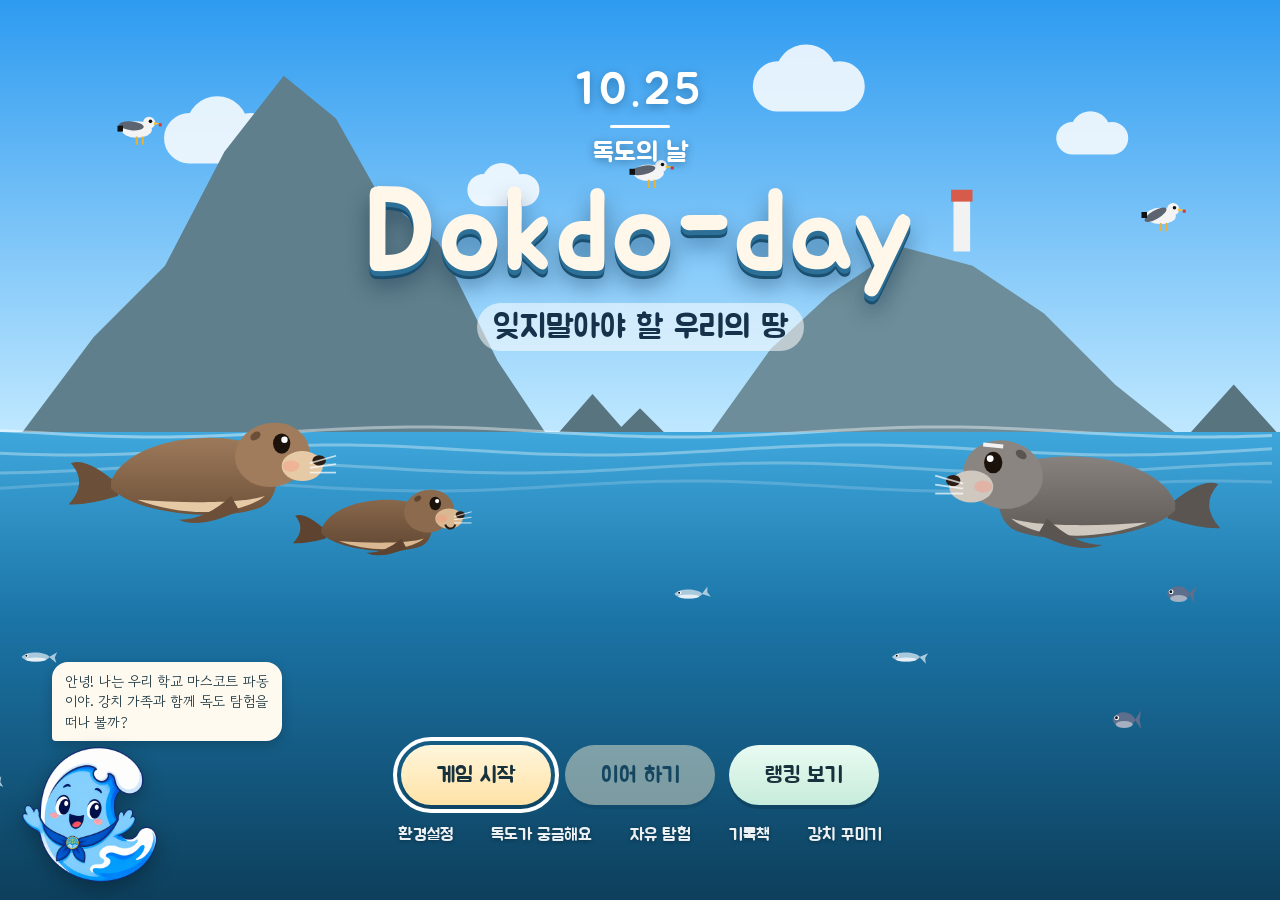
<file: index.html>
<!doctype html>
<html lang="ko">
<head>
<meta charset="utf-8">
<base href="/">
<meta name="viewport" content="width=device-width,initial-scale=1,minimum-scale=1,maximum-scale=1,user-scalable=no,viewport-fit=cover">
<meta name="theme-color" content="#123d4d">
<meta name="description" content="잊지말아야 할 우리의 땅. 강치 가족과 함께 독도의 지리·역사·생태를 알아보는 탐험.">
<title>Dokdoday · 잊지말아야 할 우리의 땅</title>
<link rel="preconnect" href="https://fonts.googleapis.com">
<link rel="preconnect" href="https://fonts.gstatic.com" crossorigin>
<link href="https://fonts.googleapis.com/css2?family=Gowun+Dodum&family=Jua&display=swap" rel="stylesheet">
<link rel="stylesheet" href="style.css">
<link rel="icon" href="data:image/svg+xml,<svg xmlns='http://www.w3.org/2000/svg' viewBox='0 0 64 64'><rect width='64' height='64' rx='14' fill='%23123d4d'/><path d='M8 46 L20 26 L28 18 L36 30 L40 46Z' fill='%236c8d99'/><path d='M34 46 L44 34 L52 32 L58 46Z' fill='%237fa3ae'/><rect x='0' y='44' width='64' height='20' fill='%231e7bb0'/></svg>">
</head>
<body>

<!-- ============ 처음 화면 ============ -->
<section id="title" class="screen active">
  <canvas id="titleCanvas"></canvas>
  <div class="title-wrap">
    <div class="title-date">10.25</div>
    <div class="title-line"></div>
    <div class="title-sub">독도의 날</div>
    <h1 class="logo">Dokdo-day</h1>
    <div class="logo-sub">잊지말아야 할 우리의 땅</div>
  </div>
  <div class="class-goal" id="classGoal" style="display:none"></div>
  <div class="title-mascot" id="titleMascot"><p id="mascotTalk">안녕! 나는 우리 학교 마스코트 파동이야. 강치 가족과 함께 독도 탐험을 떠나 볼까?</p><img src="mascot.png" alt="파동"></div>
  <div class="title-menu">
    <div class="title-buttons">
      <button class="pill big primary" data-act="new">게임 시작</button>
      <button class="pill big" data-act="continue" id="btnContinue">이어 하기</button>
      <button class="pill big mint" data-act="ranking">랭킹 보기</button>
    </div>
    <button class="who-tag" id="whoTag" style="display:none"></button>
    <div class="title-links">
      <button data-act="settings">환경설정</button>
      <button data-act="guide">독도가 궁금해요</button>
      <button data-act="free">자유 탐험</button>
      <button data-act="book">기록책</button>
      <button data-act="chapters" id="lnkChapters">장 고르기 ★</button>
      <button data-act="dress" id="lnkDress">강치 꾸미기</button>
    </div>
  </div>
</section>

<!-- ============ 게임 화면 ============ -->
<section id="game" class="screen">
  <canvas id="gameCanvas"></canvas>

  <div class="hud hud-tl">
    <div class="hud-chapter" id="hudChapter">1장 · 두 섬, 하나의 집</div>
    <div class="hud-place" id="hudPlace">독도, 1901 · 가제바위 주변</div>
    <div class="hud-goals" id="hudGoals"></div>
    <div class="hud-life">
      <div class="hearts" id="hudHearts"></div>
      <div class="boost"><span>돌진</span><i id="hudBoost"></i></div>
    </div>
  </div>

  <div class="hud hud-tr">
    <button class="icon-btn" data-act="dex" title="바다 친구 도감">도감 <b id="hudDex">0 / 20</b></button>
    <button class="icon-btn" data-act="book" title="기록책">기록책</button>
    <button class="icon-btn" data-act="mute" id="btnMute" title="소리">소리 켜짐</button>
    <button class="icon-btn round" data-act="pause" title="일시정지">Ⅱ</button>
  </div>

  <div class="hud hud-depth">
    <div class="depth-label">수심<b id="hudDepth">0m</b></div>
    <div class="depth-bar"><i id="hudDepthBar"></i></div>
    <div class="depth-max" id="hudDepthMax">416m</div>
  </div>

  <div class="mentor" id="mentor"><canvas id="mentorFace" width="88" height="88"></canvas><div><small id="mentorName">엄마 강치</small><p id="mentorText"></p><em id="mentorKey"></em></div></div>
  <div class="toast" id="toast"></div>

  <div class="hud hud-keys" id="hudKeys">
    <span><kbd>W</kbd><kbd>A</kbd><kbd>S</kbd><kbd>D</kbd> 또는 <kbd>←↑↓→</kbd> 이동</span>
    <span><kbd>Shift</kbd> 돌진</span>
    <span><kbd>E</kbd> 관찰</span>
    <span><kbd>F</kbd> 바위 오르내리기</span>
  </div>

  <!-- 터치 조작 -->
  <div class="touch" id="touch">
    <div class="stick" id="stick"><i id="stickKnob"></i></div>
    <div class="touch-btns">
      <button id="tDash">돌진</button>
      <button id="tObserve">관찰</button>
      <button id="tClimb">오르기</button>
    </div>
  </div>
</section>

<!-- ============ 이야기 ============ -->
<section id="story" class="screen">
  <canvas id="storyCanvas"></canvas>
  <div class="story-top">
    <div><small id="storyYear">1901년 봄</small><h2 id="storyTitle">프롤로그</h2></div>
    <div class="story-tools">
      <button class="ghost" id="storyLog">대화 기록</button>
      <button class="ghost" id="storySkip">이야기 건너뛰기 ›</button>
    </div>
  </div>
  <div class="story-badge">창작 이야기 · 실제 역사는 엽서와 기록으로 확인해요</div>
  <div class="dialog" id="dialog">
    <canvas id="speakerFace" width="160" height="160"></canvas>
    <div class="dialog-body">
      <div class="speaker" id="speaker">강이</div>
      <p id="line"></p>
      <div class="choices" id="choices"></div>
    </div>
    <button class="next" id="storyNext">계속 ›</button>
  </div>
</section>

<!-- ============ 퀴즈 대결 알림 ============ -->
<button id="quizBanner" style="display:none">⚡ 선생님이 퀴즈 대결을 열었어요! <b>참여하기 ›</b></button>

<!-- ============ 가로 화면 안내 ============ -->
<div id="rotate">
  <div class="rot-icon">⟳</div>
  <h2>가로로 돌려 주세요</h2>
  <p>넓은 바다에서 강치와 함께 만나요!</p>
  <button class="pill" id="btnFull">전체화면으로 보기</button>
</div>

<!-- ============ 모달 ============ -->
<div id="modal" class="modal"><div class="modal-box" id="modalBox"></div></div>

<script type="module" src="main.js"></script>
</body>
</html>
</file>
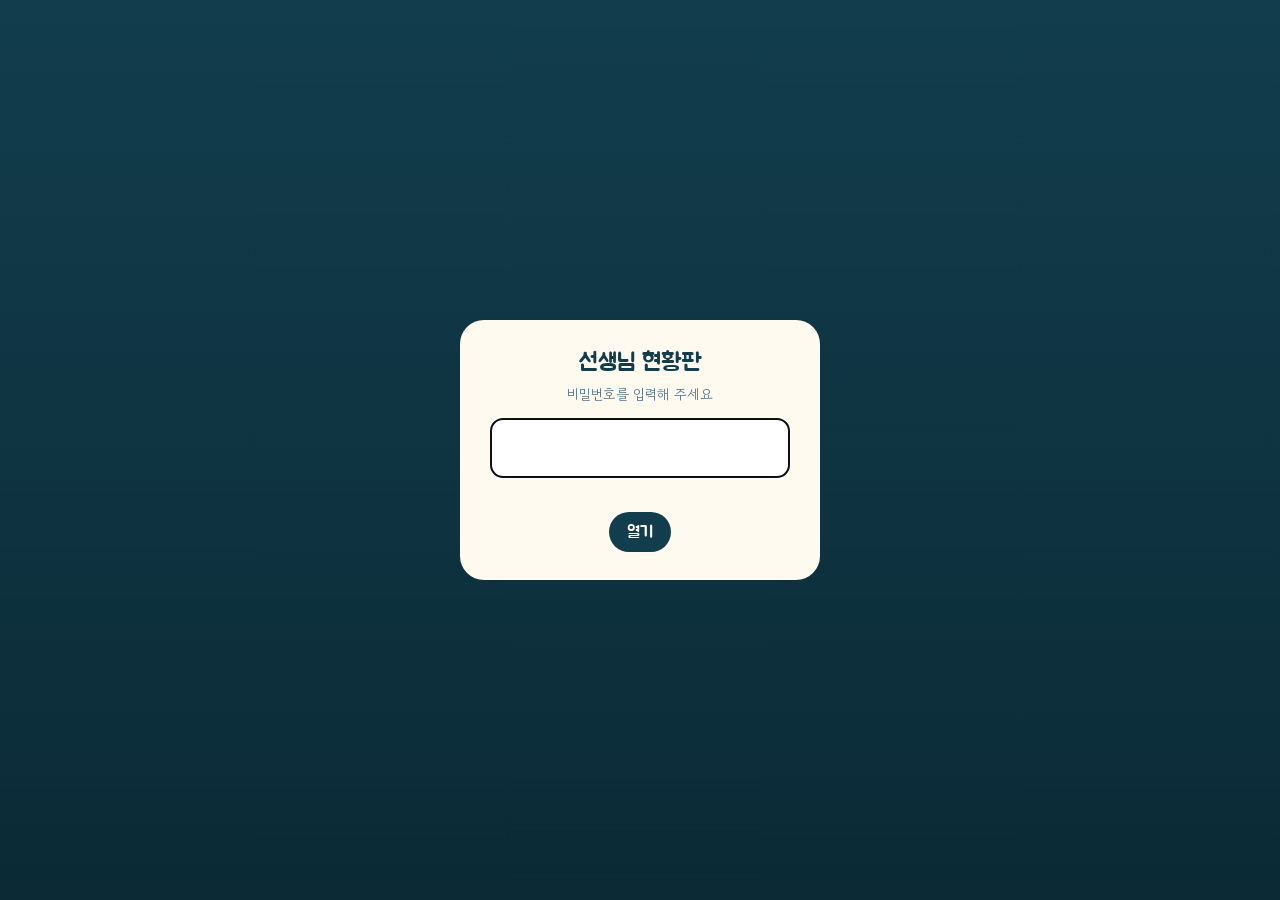
<file: class.html>
<!doctype html>
<html lang="ko">
<head>
<meta charset="utf-8">
<base href="/">
<meta name="viewport" content="width=device-width,initial-scale=1">
<meta name="robots" content="noindex">
<title>우리 반 독도 탐험 현황</title>
<link rel="preconnect" href="https://fonts.googleapis.com">
<link rel="preconnect" href="https://fonts.gstatic.com" crossorigin>
<link href="https://fonts.googleapis.com/css2?family=Gowun+Dodum&family=Jua&display=swap" rel="stylesheet">
<style>
  :root { --deep:#123d4d; --sea:#1e7bb0; --cream:#fff4d6; --card:#fffaf0; --sun:#ffcf5a; --ink:#17323d; --line:rgba(18,61,77,.12); --ok:#3f9b5a; }
  * { box-sizing: border-box; }
  body { margin: 0; font-family: 'Gowun Dodum', 'Malgun Gothic', sans-serif; color: var(--ink); background: linear-gradient(#cfeefa, #eaf7fc 240px, #f6fbfd); min-height: 100vh; }
  h1, h2, .jua { font-family: 'Jua', sans-serif; font-weight: 400; }
  header { display: flex; align-items: center; justify-content: space-between; gap: 16px; padding: 22px 28px 10px; flex-wrap: wrap; }
  header h1 { margin: 0; font-size: 32px; color: var(--deep); }
  header small { display: block; color: #4b7488; font-size: 15px; }
  .tools { display: flex; gap: 8px; align-items: center; flex-wrap: wrap; }
  button { font: inherit; cursor: pointer; border: 0; }
  .btn { padding: 10px 18px; border-radius: 22px; background: var(--deep); color: #fff; font-family: 'Jua'; font-size: 16px; }
  .btn.light { background: #fff; color: var(--deep); box-shadow: 0 2px 0 rgba(0,0,0,.08); }
  .stamp { font-size: 13px; color: #4b7488; }
  main { padding: 6px 28px 40px; display: grid; grid-template-columns: 1fr 320px; gap: 22px; align-items: start; }
  .stats { grid-column: 1 / -1; display: grid; grid-template-columns: repeat(4, 1fr); gap: 14px; }
  .stat { background: var(--card); border-radius: 20px; padding: 16px 18px; box-shadow: 0 6px 18px rgba(18,61,77,.08); }
  .stat b { display: block; font-family: 'Jua'; font-weight: 400; font-size: 36px; color: var(--deep); }
  .stat span { font-size: 14px; color: #4b7488; }
  .panel { background: var(--card); border-radius: 22px; padding: 18px 20px; box-shadow: 0 6px 18px rgba(18,61,77,.08); overflow-x: auto; }
  .panel h2 { margin: 0 0 10px; font-size: 22px; color: var(--deep); }
  table { width: 100%; border-collapse: collapse; font-size: 16px; }
  th { text-align: left; font-family: 'Jua'; font-weight: 400; color: var(--sea); padding: 8px; border-bottom: 2px solid var(--line); white-space: nowrap; cursor: pointer; }
  td { padding: 9px 8px; border-bottom: 1px solid var(--line); white-space: nowrap; }
  tr.none td { color: #a3b3ba; }
  td.no { font-family: 'Jua'; font-size: 18px; color: #c0603f; width: 48px; }
  .steps { display: flex; gap: 3px; }
  .steps i { width: 26px; height: 10px; border-radius: 5px; background: #e3ecef; }
  .steps i.on { background: var(--sea); }
  .steps i.done { background: var(--ok); }
  .ch { font-size: 13px; color: #4b7488; margin-left: 8px; }
  .bar { display: inline-block; width: 70px; height: 8px; border-radius: 4px; background: #e3ecef; vertical-align: middle; overflow: hidden; margin-right: 6px; }
  .bar b { display: block; height: 100%; background: var(--sun); }
  .badge { display: inline-block; padding: 3px 10px; border-radius: 12px; background: #e3f7e8; color: var(--ok); font-family: 'Jua'; font-size: 14px; }
  .ago { font-size: 13px; color: #6a8792; }
  .ago.live { color: var(--ok); }
  ol.rank { margin: 0; padding: 0; list-style: none; }
  ol.rank li { display: flex; align-items: center; gap: 10px; padding: 9px 4px; border-bottom: 1px solid var(--line); }
  ol.rank .r { width: 30px; font-family: 'Jua'; font-size: 20px; color: #c0603f; text-align: center; }
  ol.rank .t { margin-left: auto; font-family: 'Jua'; font-size: 18px; color: var(--deep); }
  ol.rank li:nth-child(1) .r { color: #d8a200; }
  .empty { text-align: center; color: #6a8792; padding: 24px 0; }
  .notice { margin: 0 28px 14px; padding: 14px 18px; border-radius: 16px; background: #fff1e6; font-size: 15px; line-height: 1.6; }
  .notice code { background: #fff; padding: 1px 6px; border-radius: 6px; }
  #gate { position: fixed; inset: 0; display: flex; align-items: center; justify-content: center; background: linear-gradient(#123d4d, #0b2a36); z-index: 10; }
  #gate form { background: var(--card); padding: 28px 30px; border-radius: 24px; text-align: center; width: min(360px, 90vw); }
  #gate h2 { margin: 0 0 6px; color: var(--deep); }
  #gate input { width: 100%; margin: 14px 0; padding: 12px; border-radius: 12px; border: 2px solid #d9e7ee; font: inherit; font-size: 22px; text-align: center; letter-spacing: 6px; }
  #gate p { margin: 0; font-size: 14px; color: #c0603f; min-height: 20px; }
  .goal { grid-column: 1 / -1; }
  .g-top { display: flex; justify-content: space-between; gap: 10px; flex-wrap: wrap; font-size: 16px; }
  .g-top > b { font-family: 'Jua'; font-weight: 400; font-size: 22px; color: var(--deep); }
  .g-bar { position: relative; height: 18px; border-radius: 10px; background: #e3ecef; margin: 22px 0 18px; }
  .g-bar i { position: absolute; left: 0; top: 0; bottom: 0; border-radius: 10px; background: linear-gradient(90deg, #5fb0d8, #3f9b5a); }
  .g-bar span { position: absolute; top: -10px; transform: translateX(-50%); font-size: 26px; color: #b9c6cc; text-align: center; line-height: 1; }
  .g-bar span.on { color: #ffbf2e; }
  .g-bar small { display: block; font-size: 12px; color: #6a8792; margin-top: 18px; }
  @media (max-width: 980px) { main { grid-template-columns: 1fr; } .stats { grid-template-columns: repeat(2, 1fr); } }
</style>
</head>
<body>
<div id="gate">
  <form id="gateForm">
    <h2>선생님 현황판</h2>
    <div style="color:#4b7488;font-size:14px">비밀번호를 입력해 주세요</div>
    <input id="pin" type="password" inputmode="numeric" autocomplete="off" autofocus>
    <p id="gateMsg"></p>
    <button class="btn" type="submit">열기</button>
  </form>
</div>

<header>
  <div style="display:flex;align-items:center;gap:12px"><img src="mascot.png" alt="" style="width:64px"><div>
    <h1 id="title" style="display:inline">우리 반 독도 탐험 현황</h1>
    <small>강치와 독도 · Dokdoday — 학생 기기에서 올라온 기록을 모아 보여 줘요</small>
  </div></div>
  <div class="tools">
    <span class="stamp" id="stamp"></span>
    <button class="btn light" id="refresh">새로고침</button>
    <a class="btn" href="quiz.html" style="text-decoration:none;background:#ffcf5a;color:#123d4d">⚡ 퀴즈 대결 열기</a>
    <a class="btn light" href="./" style="text-decoration:none">게임으로</a>
  </div>
</header>
<div class="notice" id="offline" hidden>
  아직 온라인 기록이 연결되지 않았어요. <code>config.js</code>에 Supabase 주소와 anon 키를 넣고, <code>supabase.sql</code>을 Supabase SQL Editor에서 한 번 실행하면 반 전체 기록이 여기에 모여요.
</div>

<main>
  <section class="stats">
    <div class="stat"><span>탐험을 시작한 친구</span><b id="sStart">-</b></div>
    <div class="stat"><span>수료한 친구</span><b id="sDone">-</b></div>
    <div class="stat"><span>평균 낱말 엽서</span><b id="sCards">-</b></div>
    <div class="stat"><span>평균 바다 친구 도감</span><b id="sDex">-</b></div>
  </section>
  <section class="panel goal" id="goal"></section>
  <section class="panel">
    <h2>학생별 진행 상황</h2>
    <table>
      <thead><tr><th data-sort="number">번호</th><th data-sort="nickname">별명</th><th data-sort="chapter">진행</th><th data-sort="cards">낱말 엽서</th><th data-sort="dex">도감</th><th data-sort="stars">별</th><th data-sort="best_free_ms">자유 탐험</th><th data-sort="updated_at">마지막 기록</th></tr></thead>
      <tbody id="rows"><tr><td colspan="8" class="empty">불러오는 중…</td></tr></tbody>
    </table>
  </section>
  <aside class="panel">
    <h2>자유 탐험 랭킹</h2>
    <ol class="rank" id="rank"><li class="empty">불러오는 중…</li></ol>
  </aside>
</main>

<script type="module">
import { CLASS_NAME, CLASS_NUMBERS, TEACHER_PIN, CLASS_PATH } from './config.js';
const LINK = { './': CLASS_PATH, 'quiz.html': `${CLASS_PATH}/quiz`, 'class.html': `${CLASS_PATH}/class` };
document.querySelectorAll('a[href]').forEach(a => { const h = a.getAttribute('href'); if (LINK[h]) a.setAttribute('href', LINK[h]); });
import * as Net from './online.js';
import { CLASS_GOALS, ACCESSORIES } from './data.js';

const $ = (s) => document.querySelector(s);
const esc = (s) => String(s ?? '').replace(/[&<>"']/g, c => ({ '&': '&amp;', '<': '&lt;', '>': '&gt;', '"': '&quot;', "'": '&#39;' }[c]));
const CH = ['프롤로그', '1장 두 섬', '2장 해조숲', '3장 먼바다', '4장 가족의 물길', '수료'];
let sortKey = 'number', sortDir = 1, players = [];

document.title = `${CLASS_NAME} 독도 탐험 현황`;
$('#title').textContent = `${CLASS_NAME} 독도 탐험 현황`;

// 잠금
function unlock() { $('#gate').remove(); start(); }
if (!TEACHER_PIN || sessionStorage.getItem('dokdo-teacher') === TEACHER_PIN) unlock();
$('#gateForm')?.addEventListener('submit', (e) => {
  e.preventDefault();
  if ($('#pin').value === TEACHER_PIN) { sessionStorage.setItem('dokdo-teacher', TEACHER_PIN); unlock(); }
  else { $('#gateMsg').textContent = '비밀번호가 달라요'; $('#pin').value = ''; }
});

function fmtTime(ms) {
  if (!ms) return '-';
  const s = Math.floor(ms / 1000);
  return `${Math.floor(s / 60)}:${String(s % 60).padStart(2, '0')}.${Math.floor((ms % 1000) / 100)}`;
}
function ago(iso) {
  if (!iso) return '';
  const m = Math.floor((Date.now() - new Date(iso)) / 60000);
  if (m < 2) return '<span class="ago live">● 방금</span>';
  if (m < 60) return `<span class="ago">${m}분 전</span>`;
  const h = Math.floor(m / 60);
  if (h < 24) return `<span class="ago">${h}시간 전</span>`;
  return `<span class="ago">${new Date(iso).toLocaleDateString('ko-KR')}</span>`;
}

// 같은 번호로 여러 기기 기록이 있으면 가장 많이 진행한 기록을 써요
function mergeByNumber(list) {
  const by = new Map();
  for (const p of list) {
    const cur = by.get(p.number);
    const score = (x) => (x.done ? 1000 : 0) + x.chapter * 100 + x.cards + x.dex;
    if (!cur) { by.set(p.number, { ...p }); continue; }
    const best = score(p) > score(cur) ? { ...p } : { ...cur };
    best.updated_at = new Date(p.updated_at) > new Date(cur.updated_at) ? p.updated_at : cur.updated_at;
    const bf = [p.best_free_ms, cur.best_free_ms].filter(Boolean);
    best.best_free_ms = bf.length ? Math.min(...bf) : null;
    best.stars = Math.max(p.stars || 0, cur.stars || 0);
    by.set(p.number, best);
  }
  return by;
}

function render() {
  const by = mergeByNumber(players);
  const nums = [...new Set([...CLASS_NUMBERS, ...by.keys()])].filter(n => n != null);
  let rows = nums.map(n => by.get(n) || { number: n, nickname: '', chapter: -1, cards: 0, dex: 0, done: false, best_free_ms: null, updated_at: null, none: true });
  rows.sort((a, b) => {
    let x = a[sortKey], y = b[sortKey];
    if (sortKey === 'best_free_ms') { x = x || 1e12; y = y || 1e12; }
    if (sortKey === 'updated_at') { x = x ? +new Date(x) : 0; y = y ? +new Date(y) : 0; }
    if (sortKey === 'chapter') { x = (a.done ? 9 : a.chapter); y = (b.done ? 9 : b.chapter); }
    return (x > y ? 1 : x < y ? -1 : a.number - b.number) * sortDir;
  });
  $('#rows').innerHTML = rows.map(r => {
    if (r.none) return `<tr class="none"><td class="no">${r.number}</td><td>아직 시작 전</td><td></td><td></td><td></td><td></td><td></td><td></td></tr>`;
    const ch = r.done ? 5 : Math.max(0, r.chapter);
    const steps = [1, 2, 3, 4, 5].map(k => `<i class="${r.done ? 'done' : k <= ch ? 'on' : ''}"></i>`).join('');
    return `<tr><td class="no">${r.number ?? ''}</td><td>${esc(r.nickname)}</td>
      <td><span class="steps">${steps}</span><span class="ch">${r.done ? '<span class="badge">수료 ✓</span>' : CH[ch]}</span></td>
      <td><span class="bar"><b style="width:${Math.min(100, r.cards / 20 * 100)}%"></b></span>${r.cards}/20</td>
      <td><span class="bar"><b style="width:${Math.min(100, r.dex / 20 * 100)}%"></b></span>${r.dex}/20</td>
      <td class="jua" style="color:#e0a000">${'★'.repeat(Math.min(12, r.stars || 0)) ? `★ ${r.stars || 0}` : '-'}</td>
      <td class="jua">${fmtTime(r.best_free_ms)}</td><td>${ago(r.updated_at)}</td></tr>`;
  }).join('');
  const started = [...by.values()];
  $('#sStart').textContent = `${started.length} / ${CLASS_NUMBERS.length}`;
  $('#sDone').textContent = `${started.filter(p => p.done).length}명`;
  const avg = (k) => started.length ? (started.reduce((s, p) => s + (p[k] || 0), 0) / started.length).toFixed(1) : '0';
  $('#sCards').textContent = `${avg('cards')}장`;
  $('#sDex').textContent = `${avg('dex')}종`;
  // 협동 목표
  const cards = started.reduce((s, p) => s + (p.cards || 0), 0);
  const max = CLASS_GOALS[CLASS_GOALS.length - 1].need;
  const lv = CLASS_GOALS.filter(g => cards >= g.need).length;
  const next = CLASS_GOALS[lv];
  $('#goal').innerHTML = `<div class="g-top"><b>🌊 ${CLASS_NAME} 협동 목표</b><span>함께 모은 낱말 엽서 <b>${cards}</b>장 ${next ? `· 다음 목표 ${next.need}장 → 모두에게 ‘${ACCESSORIES.find(a => a.id === next.reward).name}’` : '· 모든 목표 달성! 🎉'}</span></div>
    <div class="g-bar"><i style="width:${Math.min(100, cards / max * 100)}%"></i>${CLASS_GOALS.map(g => `<span class="${cards >= g.need ? 'on' : ''}" style="left:${g.need / max * 100}%">${cards >= g.need ? '★' : '☆'}<small>${g.need}</small></span>`).join('')}</div>`;
}

async function load() {
  if (!Net.online) {
    $('#offline').hidden = false;
    $('#rows').innerHTML = '<tr><td colspan="7" class="empty">온라인 기록이 연결되면 학생 진행 상황이 여기에 보여요.</td></tr>';
    $('#rank').innerHTML = '<li class="empty">아직 기록이 없어요</li>';
    return;
  }
  try {
    const [pl, best] = await Promise.all([Net.fetchPlayers(), Net.fetchFreeBoard()]);
    players = pl || [];
    render();
    $('#rank').innerHTML = best.length ? best.slice(0, 15).map((r, i) => `<li><span class="r">${i + 1}</span><span>${r.number ?? ''}번 ${esc(r.nickname)}</span><span class="t">${fmtTime(r.ms)}</span></li>`).join('') : '<li class="empty">아직 기록이 없어요</li>';
    $('#stamp').textContent = `${new Date().toLocaleTimeString('ko-KR', { hour: '2-digit', minute: '2-digit', second: '2-digit' })} 기준 · 20초마다 자동 새로고침`;
  } catch (e) {
    $('#stamp').textContent = '기록을 불러오지 못했어요. 인터넷 연결을 확인해 주세요.';
    console.error(e);
  }
}

function start() {
  load();
  setInterval(load, 20000);
  $('#refresh').addEventListener('click', load);
  document.querySelectorAll('th[data-sort]').forEach(th => th.addEventListener('click', () => {
    const k = th.dataset.sort;
    sortDir = sortKey === k ? -sortDir : 1;
    sortKey = k;
    render();
  }));
}
</script>
</body>
</html>
</file>
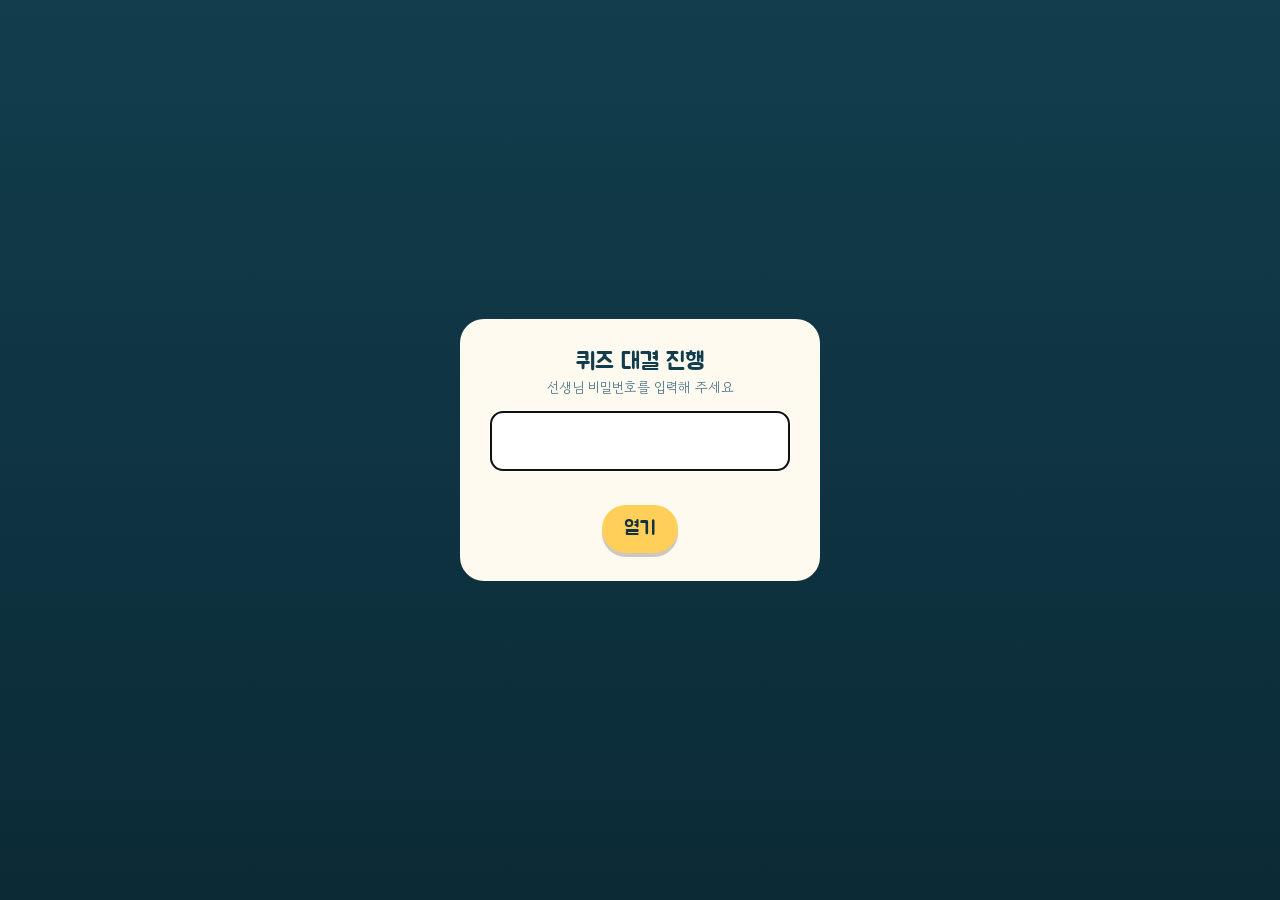
<file: quiz.html>
<!doctype html>
<html lang="ko">
<head>
<meta charset="utf-8">
<base href="/">
<meta name="viewport" content="width=device-width,initial-scale=1">
<meta name="robots" content="noindex">
<title>독도 퀴즈 대결</title>
<link rel="preconnect" href="https://fonts.googleapis.com">
<link rel="preconnect" href="https://fonts.gstatic.com" crossorigin>
<link href="https://fonts.googleapis.com/css2?family=Gowun+Dodum&family=Jua&display=swap" rel="stylesheet">
<style>
  :root { --deep:#123d4d; --sea:#1e7bb0; --card:#fffaf0; --sun:#ffcf5a; --ink:#17323d; --ok:#3f9b5a; }
  * { box-sizing: border-box; }
  body { margin: 0; min-height: 100vh; font-family: 'Gowun Dodum', 'Malgun Gothic', sans-serif; color: var(--ink); background: linear-gradient(160deg, #0f4a6e, #123d4d 50%, #0b2a36); }
  h1, h2, h3, .jua, button { font-family: 'Jua', sans-serif; font-weight: 400; }
  button { cursor: pointer; border: 0; }
  .wrap { max-width: 1200px; margin: 0 auto; padding: 26px 30px 40px; }
  .top { display: flex; justify-content: space-between; align-items: center; color: #fff; gap: 12px; flex-wrap: wrap; }
  .top h1 { margin: 0; font-size: 30px; }
  .top small { opacity: .8; font-size: 15px; display: block; }
  .btn { padding: 12px 22px; border-radius: 26px; background: var(--sun); color: var(--ink); font-size: 19px; box-shadow: 0 4px 0 rgba(0,0,0,.2); }
  .btn.light { background: #fff; }
  .btn.ghost { background: rgba(255,255,255,.15); color: #fff; box-shadow: none; }
  .btn:disabled { opacity: .4; cursor: default; }
  .stage { margin-top: 22px; background: var(--card); border-radius: 28px; padding: 30px 34px; min-height: 520px; box-shadow: 0 20px 50px rgba(0,0,0,.35); position: relative; }
  .center { text-align: center; }
  .big { font-size: 64px; color: var(--deep); margin: 10px 0; }
  .join-grid { display: grid; grid-template-columns: repeat(auto-fill, minmax(150px, 1fr)); gap: 10px; margin-top: 20px; }
  .join-grid div { padding: 12px; border-radius: 14px; background: #eaf6fb; font-size: 18px; text-align: center; animation: pop .3s ease-out; }
  .join-grid b { color: #c0603f; margin-right: 4px; font-family: 'Jua'; font-weight: 400; }
  @keyframes pop { from { transform: scale(.7); opacity: 0; } }
  .qhead { display: flex; justify-content: space-between; align-items: center; color: #5d7682; font-size: 18px; }
  .timer { width: 86px; height: 86px; border-radius: 50%; background: var(--deep); color: #fff; display: flex; align-items: center; justify-content: center; font-family: 'Jua'; font-size: 40px; }
  .timer.low { background: #e2574c; }
  .qtext { font-family: 'Jua'; font-size: 44px; text-align: center; margin: 20px 0 28px; line-height: 1.3; color: var(--deep); word-break: keep-all; }
  .opts { display: grid; grid-template-columns: 1fr 1fr; gap: 14px; }
  .opt { display: flex; align-items: center; gap: 14px; padding: 20px 22px; border-radius: 20px; color: #fff; font-family: 'Jua'; font-size: 30px; min-height: 100px; position: relative; overflow: hidden; }
  .opt b { display: inline-flex; width: 52px; height: 52px; border-radius: 50%; background: rgba(255,255,255,.3); align-items: center; justify-content: center; font-weight: 400; flex: none; }
  .opt .cnt { margin-left: auto; font-size: 34px; }
  .opt .fill { position: absolute; left: 0; bottom: 0; height: 8px; background: rgba(255,255,255,.6); }
  .c0 { background: #e2574c; } .c1 { background: #2f86c9; } .c2 { background: #e8a51f; } .c3 { background: #3f9b5a; }
  .dim { opacity: .3; }
  .right { outline: 6px solid var(--deep); transform: scale(1.02); }
  .progress { margin-top: 22px; text-align: center; font-size: 22px; color: #4b7488; }
  .progress b { color: var(--deep); font-family: 'Jua'; font-weight: 400; font-size: 30px; }
  .board { list-style: none; padding: 0; margin: 18px auto 0; max-width: 680px; }
  .board li { display: flex; align-items: center; gap: 14px; padding: 12px 18px; border-radius: 16px; background: #eaf6fb; margin-top: 8px; font-size: 22px; }
  .board li:nth-child(1) { background: #fff1c2; } .board li:nth-child(2) { background: #eef1f4; } .board li:nth-child(3) { background: #f6e3d3; }
  .board .r { width: 44px; font-family: 'Jua'; font-size: 26px; color: #c0603f; text-align: center; }
  .board .s { margin-left: auto; font-family: 'Jua'; font-size: 26px; color: var(--deep); }
  .podium { display: flex; justify-content: center; align-items: flex-end; gap: 16px; margin-top: 26px; }
  .podium div { width: 210px; border-radius: 20px 20px 0 0; text-align: center; color: #fff; padding: 16px 10px; font-family: 'Jua'; }
  .podium .p1 { min-height: 290px; background: #e8a51f; } .podium .p2 { min-height: 240px; background: #8aa0ad; } .podium .p3 { min-height: 210px; background: #c07a4f; }
  .podium .medal { font-size: 50px; } .podium .name { font-size: 24px; margin-top: 6px; } .podium .sc { font-size: 20px; opacity: .9; }
  .actions { display: flex; gap: 10px; justify-content: center; margin-top: 26px; flex-wrap: wrap; }
  .note { color: #5d7682; font-size: 15px; text-align: center; margin-top: 12px; }
  #gate { position: fixed; inset: 0; display: flex; align-items: center; justify-content: center; background: linear-gradient(#123d4d, #0b2a36); z-index: 10; }
  #gate form { background: var(--card); padding: 28px 30px; border-radius: 24px; text-align: center; width: min(360px, 90vw); }
  #gate input { width: 100%; margin: 14px 0; padding: 12px; border-radius: 12px; border: 2px solid #d9e7ee; font: inherit; font-size: 22px; text-align: center; letter-spacing: 6px; }
  #gate p { margin: 0; font-size: 14px; color: #c0603f; min-height: 20px; }
  select { font: inherit; font-size: 18px; padding: 8px 12px; border-radius: 12px; border: 2px solid #d9e7ee; }
</style>
</head>
<body>
<div id="gate">
  <form id="gateForm">
    <h2 style="margin:0;color:#123d4d">퀴즈 대결 진행</h2>
    <div style="color:#4b7488;font-size:14px">선생님 비밀번호를 입력해 주세요</div>
    <input id="pin" type="password" inputmode="numeric" autocomplete="off" autofocus>
    <p id="gateMsg"></p>
    <button class="btn" type="submit">열기</button>
  </form>
</div>
<div class="wrap">
  <div class="top">
    <div><h1>⚡ 독도 퀴즈 대결</h1><small id="sub">TV 화면에 띄우고 학생들은 윈도우북으로 참여해요</small></div>
    <div style="display:flex;gap:8px"><a class="btn ghost" href="class.html" style="text-decoration:none">현황판</a><button class="btn ghost" id="closeBtn" hidden>대결 닫기</button></div>
  </div>
  <div class="stage" id="stage"><p class="center">불러오는 중…</p></div>
</div>

<script type="module">
import { CLASS_NAME, TEACHER_PIN, CLASS_PATH } from './config.js';
const LINK = { './': CLASS_PATH, 'quiz.html': `${CLASS_PATH}/quiz`, 'class.html': `${CLASS_PATH}/class` };
document.querySelectorAll('a[href]').forEach(a => { const h = a.getAttribute('href'); if (LINK[h]) a.setAttribute('href', LINK[h]); });
import * as Net from './online.js';
import { BATTLE_QUESTIONS } from './data.js';

const $ = (s) => document.querySelector(s);
const esc = (s) => String(s ?? '').replace(/[&<>"']/g, c => ({ '&': '&amp;', '<': '&lt;', '>': '&gt;', '"': '&quot;', "'": '&#39;' }[c]));
document.title = `${CLASS_NAME} 독도 퀴즈 대결`;
document.querySelector('.top h1').textContent = `⚡ ${CLASS_NAME} 독도 퀴즈 대결`;
const LIMIT = 20; // 문제당 초
let st = null, answers = [], tick = null, lastKey = '', lastSig = '', autoRevealT = null;

function unlock() { $('#gate').remove(); start(); }
if (!TEACHER_PIN || sessionStorage.getItem('dokdo-teacher') === TEACHER_PIN) unlock();
$('#gateForm')?.addEventListener('submit', (e) => {
  e.preventDefault();
  if ($('#pin').value === TEACHER_PIN) { sessionStorage.setItem('dokdo-teacher', TEACHER_PIN); unlock(); }
  else { $('#gateMsg').textContent = '비밀번호가 달라요'; $('#pin').value = ''; }
});

function shuffle(a) { a = [...a]; for (let i = a.length - 1; i > 0; i--) { const j = Math.floor(Math.random() * (i + 1)); [a[i], a[j]] = [a[j], a[i]]; } return a; }
const joined = () => answers.filter(a => a.q_index === -1);
const answersFor = (i) => answers.filter(a => a.q_index === i);

async function refresh() {
  try {
    st = await Net.getQuiz();
    answers = st && st.session ? await Net.getAnswers(st.session) : [];
  } catch (e) { $('#sub').textContent = '연결이 불안정해요. 잠시 뒤 다시 시도해요.'; return; }
  render();
}

async function setState(fields) {
  try { const r = await Net.setQuiz(fields); st = r && r[0] ? r[0] : { ...st, ...fields }; }
  catch (e) { alert('저장하지 못했어요. Supabase 업그레이드 SQL을 실행했는지 확인해 주세요.\n' + e.message); return; }
  lastKey = ''; lastSig = ''; answers = st.session ? await Net.getAnswers(st.session) : []; render();
}

function render() {
  const stage = $('#stage');
  const status = st?.status || 'idle';
  $('#closeBtn').hidden = status === 'idle';
  const key = `${status}:${st?.q_index}`;
  const fresh = key !== lastKey; lastKey = key;
  // 질문 화면 밖에서는 내용이 바뀔 때만 다시 그려요 (깜빡임 방지)
  const sig = `${key}:${answers.length}`;
  if (status !== 'question' && sig === lastSig) return;
  lastSig = sig;

  if (status === 'idle') {
    stage.innerHTML = `<div class="center"><img src="mascot.png" alt="" style="width:160px"><h2 class="big">독도 퀴즈 대결</h2>
      <p style="font-size:20px">엽서와 이야기에서 배운 내용으로 ${CLASS_NAME} 친구들과 겨뤄요.<br>빨리 맞힐수록 점수가 높아요 (문제당 ${LIMIT}초).</p>
      <p>문제 수 <select id="qn">${[5, 8, 10, 12, 16].map(n => `<option ${n === 10 ? 'selected' : ''}>${n}</option>`).join('')}</select></p>
      <div class="actions"><button class="btn" id="open">대결 열기</button></div>
      <p class="note">대결을 열면 학생 화면 위쪽에 ‘퀴즈 대결 참여하기’ 알림이 떠요.</p></div>`;
    $('#open').onclick = () => {
      const n = +$('#qn').value;
      const qs = shuffle(BATTLE_QUESTIONS.map((_, i) => i)).slice(0, n);
      setState({ session: 's' + Date.now(), status: 'lobby', q_index: -1, qs });
    };
    return;
  }
  const qs = st.qs || [];
  if (status === 'lobby') {
    const j = joined();
    stage.innerHTML = `<div class="center"><img src="mascot.png" alt="" style="width:110px"><h2 class="big" style="font-size:46px">친구들이 들어오고 있어요</h2>
      <p style="font-size:22px">게임 화면 위쪽 노란 알림 <b>‘참여하기’</b>를 눌러요 · 참가 <b class="jua" style="font-size:34px">${j.length}</b>명</p></div>
      <div class="join-grid">${j.map(a => `<div><b>${a.number ?? ''}</b>${esc(a.nickname)}</div>`).join('')}</div>
      <div class="actions"><button class="btn" id="go" ${j.length ? '' : 'disabled'}>시작하기 (${qs.length}문제)</button></div>`;
    $('#go').onclick = () => setState({ status: 'question', q_index: 0 });
    return;
  }
  const q = BATTLE_QUESTIONS[qs[st.q_index]];
  const ans = answersFor(st.q_index);
  const counts = [0, 1, 2, 3].map(k => ans.filter(a => a.choice === k).length);
  if (status === 'question') {
    if (fresh) {
      stage.innerHTML = `<div class="qhead"><span>${st.q_index + 1} / ${qs.length}번 문제</span><div class="timer" id="timer">${LIMIT}</div></div>
        <div class="qtext">${q.q}</div>
        <div class="opts">${q.o.map((o, k) => `<div class="opt c${k}"><b>${'ABCD'[k]}</b>${o}</div>`).join('')}</div>
        <div class="progress">답한 친구 <b id="ansN">0</b> / ${joined().length}명</div>
        <div class="actions"><button class="btn light" id="rev">정답 공개</button></div>`;
      $('#rev').onclick = reveal;
    }
    $('#ansN').textContent = ans.length;
    const started = st.q_started_at ? new Date(st.q_started_at).getTime() : Date.now();
    const left = Math.max(0, Math.ceil(LIMIT - (Date.now() - started) / 1000 - clockSkew / 1000));
    const t = $('#timer'); t.textContent = left; t.classList.toggle('low', left <= 5);
    if ((left <= 0 || (ans.length >= joined().length && joined().length)) && !autoRevealT) autoRevealT = setTimeout(() => { autoRevealT = null; reveal(); }, 1200);
    return;
  }
  if (status === 'reveal') {
    const rows = Net.quizScores(answers, qs, BATTLE_QUESTIONS, st.q_index);
    const total = Math.max(1, ans.length);
    stage.innerHTML = `<div class="qhead"><span>${st.q_index + 1} / ${qs.length}번 문제 · 정답 공개</span><span>정답 ${counts[q.a]}명 / 답한 ${ans.length}명</span></div>
      <div class="qtext" style="font-size:34px">${q.q}</div>
      <div class="opts">${q.o.map((o, k) => `<div class="opt c${k} ${k === q.a ? 'right' : 'dim'}"><b>${k === q.a ? '✓' : 'ABCD'[k]}</b>${o}<span class="cnt">${counts[k]}</span><i class="fill" style="width:${counts[k] / total * 100}%"></i></div>`).join('')}</div>
      <h3 class="center" style="margin:24px 0 0;font-size:26px;color:#123d4d">지금 순위</h3>
      <ol class="board">${rows.slice(0, 5).map((r, i) => `<li><span class="r">${i + 1}</span>${r.number ?? ''}번 ${esc(r.nickname)}<span class="s">${r.score}</span></li>`).join('')}</ol>
      <div class="actions"><button class="btn" id="next">${st.q_index + 1 < qs.length ? '다음 문제' : '최종 순위 보기'}</button></div>`;
    $('#next').onclick = () => st.q_index + 1 < qs.length ? setState({ status: 'question', q_index: st.q_index + 1 }) : setState({ status: 'end' });
    return;
  }
  if (status === 'end') {
    const rows = Net.quizScores(answers, qs, BATTLE_QUESTIONS);
    const p = (i) => rows[i] ? `<div class="medal">${['🥇', '🥈', '🥉'][i]}</div><div class="name">${rows[i].number ?? ''}번 ${esc(rows[i].nickname)}</div><div class="sc">${rows[i].score}점 · ${rows[i].right}개 정답</div>` : '';
    stage.innerHTML = `<h2 class="center big" style="font-size:48px">🏆 최종 순위</h2>
      <div class="podium"><div class="p2">${p(1)}</div><div class="p1">${p(0)}</div><div class="p3">${p(2)}</div></div>
      <ol class="board" start="4">${rows.slice(3, 12).map((r, i) => `<li><span class="r">${i + 4}</span>${r.number ?? ''}번 ${esc(r.nickname)}<span class="s">${r.score}</span></li>`).join('')}</ol>
      <div class="actions"><button class="btn" id="again">새 대결 열기</button><button class="btn light" id="done">대결 마치기</button></div>`;
    $('#again').onclick = () => { const qs2 = shuffle(BATTLE_QUESTIONS.map((_, i) => i)).slice(0, qs.length); setState({ session: 's' + Date.now(), status: 'lobby', q_index: -1, qs: qs2 }); };
    $('#done').onclick = () => setState({ status: 'idle' });
  }
}
function reveal() { if (st?.status === 'question') setState({ status: 'reveal' }); }

// 서버 시계와 이 컴퓨터 시계 차이 (타이머용)
let clockSkew = 0;
async function measureSkew() {
  try {
    const r = await fetch(location.href, { method: 'HEAD', cache: 'no-store' });
    const d = r.headers.get('date'); if (d) clockSkew = Date.now() - new Date(d).getTime();
  } catch (e) { /* 무시 */ }
}

function start() {
  if (!Net.online) { $('#stage').innerHTML = '<p class="center">config.js에 Supabase 정보를 넣어야 퀴즈 대결을 열 수 있어요.</p>'; return; }
  measureSkew();
  refresh();
  tick = setInterval(refresh, 1000);
  $('#closeBtn').onclick = () => { if (confirm('퀴즈 대결을 닫을까요?')) setState({ status: 'idle' }); };
}
</script>
</body>
</html>
</file>
<file: style.css>
:root {
  --deep: #123d4d;
  --deep2: #0b2a36;
  --sea: #1e7bb0;
  --cream: #fff4d6;
  --cream2: #ffe7b0;
  --mint: #d3f2e2;
  --ink: #17323d;
  --sun: #ffcf5a;
  --coral: #ff8f73;
  --card: #fffaf0;
  --line: rgba(18, 61, 77, 0.15);
}
* { box-sizing: border-box; -webkit-tap-highlight-color: transparent; }
html, body { margin: 0; height: 100%; overflow: hidden; background: var(--deep2); color: var(--ink); font-family: 'Gowun Dodum', 'Pretendard', 'Apple SD Gothic Neo', 'Malgun Gothic', sans-serif; }
button { font: inherit; cursor: pointer; border: 0; }
h1, h2, h3, .jua { font-family: 'Jua', sans-serif; font-weight: 400; }
kbd { display: inline-block; min-width: 1.6em; padding: 1px 6px; margin: 0 1px; border-radius: 6px; background: rgba(255,255,255,.18); border: 1px solid rgba(255,255,255,.35); font-family: 'Jua', sans-serif; font-size: .9em; text-align: center; }

.screen { position: fixed; inset: 0; display: none; }
.screen.active { display: block; }
canvas { display: block; }

/* ---------- 처음 화면 ---------- */
#titleCanvas { position: absolute; inset: 0; width: 100%; height: 100%; }
.title-wrap { position: absolute; left: 0; right: 0; top: 7vh; text-align: center; color: #fff; pointer-events: none; }
.title-date { font-family: 'Jua'; font-size: clamp(28px, 5vh, 52px); letter-spacing: 4px; text-shadow: 0 3px 10px rgba(0,40,70,.35); }
.title-line { width: 60px; height: 3px; background: #fff; margin: 6px auto 8px; border-radius: 2px; }
.title-sub { font-family: 'Jua'; font-size: clamp(18px, 3vh, 28px); text-shadow: 0 2px 8px rgba(0,40,70,.4); }
.logo { margin: 6px 0 0; font-size: clamp(56px, 13vh, 132px); line-height: 1; color: #fff8ea; letter-spacing: 1px;
  text-shadow: 0 5px 0 #2c6f97, 0 8px 0 #1b4f70, 0 14px 22px rgba(0,30,60,.45); }
.logo-sub { display: inline-block; margin-top: 10px; font-family: 'Jua'; font-size: clamp(20px, 3.6vh, 34px); color: #16324a; padding: 4px 16px; background: rgba(255,255,255,.55); border-radius: 30px; }
.title-menu { position: absolute; left: 0; right: 0; bottom: 6vh; text-align: center; }
.title-buttons { display: flex; gap: 14px; justify-content: center; flex-wrap: wrap; padding: 0 16px; }
.title-links { margin-top: 18px; display: flex; gap: 26px; justify-content: center; flex-wrap: wrap; }
.title-links button { background: none; color: #fff; font-family: 'Jua'; font-size: 17px; opacity: .92; text-shadow: 0 1px 4px rgba(0,0,0,.4); }
.title-links button:hover { opacity: 1; text-decoration: underline; }

.pill { padding: 12px 26px; border-radius: 40px; background: var(--cream); color: var(--ink); font-family: 'Jua'; font-size: 18px; box-shadow: 0 4px 0 rgba(0,0,0,.15); transition: transform .1s; }
.pill:hover { transform: translateY(-2px); }
.pill:active { transform: translateY(1px); }
.pill.big { min-width: 150px; padding: 16px 30px; font-size: 22px; }
.pill.primary { background: linear-gradient(#fff6dc, #ffe2a6); outline: 4px solid #fff; outline-offset: 4px; }
.pill.mint { background: linear-gradient(#e9fbf2, #c7ecdb); }
.pill.dark { background: var(--deep); color: #fff; }
.pill.coral { background: var(--coral); color: #fff; }
.pill:disabled { opacity: .45; cursor: default; transform: none; }
.ghost { background: rgba(255,255,255,.14); color: #fff; padding: 8px 14px; border-radius: 20px; font-family: 'Jua'; font-size: 15px; }
.ghost:hover { background: rgba(255,255,255,.26); }

/* ---------- 게임 화면 ---------- */
#gameCanvas { position: absolute; inset: 0; width: 100%; height: 100%; }
.hud { position: absolute; color: #fff; z-index: 5; }
.hud-tl { top: 14px; left: 16px; max-width: 360px; padding: 12px 16px; border-radius: 18px; background: rgba(8,36,52,.55); backdrop-filter: blur(4px); }
.hud-chapter { font-family: 'Jua'; font-size: 20px; }
.hud-place { font-size: 13px; opacity: .85; margin-top: 2px; }
.hud-goals { margin-top: 8px; display: flex; flex-direction: column; gap: 4px; font-size: 14px; }
.hud-goals .goal { display: flex; align-items: center; gap: 8px; }
.hud-goals .goal i { flex: 1; height: 6px; border-radius: 4px; background: rgba(255,255,255,.2); overflow: hidden; min-width: 70px; }
.hud-goals .goal i b { display: block; height: 100%; background: var(--sun); border-radius: 4px; transition: width .3s; }
.hud-goals .goal.done { color: #b9f5c8; }
.hud-goals .goal.done i b { background: #7ee09a; }
.hud-goals .phase { font-family: 'Jua'; font-size: 15px; color: var(--sun); }
.hud-life { margin-top: 8px; display: flex; align-items: center; gap: 14px; }
.hearts { font-size: 18px; letter-spacing: 1px; color: #ff8f8f; }
.hearts .off { color: rgba(255,255,255,.25); }
.boost { display: flex; align-items: center; gap: 6px; font-size: 12px; }
.boost i { width: 70px; height: 7px; border-radius: 4px; background: rgba(255,255,255,.2); overflow: hidden; position: relative; }
.boost i::after { content: ''; position: absolute; inset: 0; width: var(--w, 100%); background: #9fe6ff; border-radius: 4px; }
.hud-tr { top: 14px; right: 16px; display: flex; gap: 8px; }
.icon-btn { background: rgba(8,36,52,.55); color: #fff; padding: 9px 14px; border-radius: 20px; font-family: 'Jua'; font-size: 15px; backdrop-filter: blur(4px); }
.icon-btn b { color: var(--sun); font-weight: 400; margin-left: 4px; }
.icon-btn.round { width: 40px; padding: 9px 0; }
.icon-btn:hover { background: rgba(8,36,52,.8); }
.hud-depth { right: 18px; top: 50%; transform: translateY(-50%); display: flex; flex-direction: column; align-items: center; gap: 6px; font-size: 12px; }
.depth-label { text-align: center; font-family: 'Jua'; }
.depth-label b { display: block; font-size: 18px; font-weight: 400; }
.depth-bar { width: 8px; height: 180px; border-radius: 5px; background: linear-gradient(#9fe0ff, #1b4f70 60%, #06182a); position: relative; }
.depth-bar i { position: absolute; left: -5px; width: 18px; height: 6px; border-radius: 3px; background: var(--sun); top: 0; transition: top .15s; }
.depth-max { opacity: .8; }
.hud-keys { left: 50%; bottom: 14px; transform: translateX(-50%); display: flex; gap: 16px; font-size: 13px; padding: 8px 16px; border-radius: 20px; background: rgba(8,36,52,.45); white-space: nowrap; }

.mentor { position: absolute; top: 14px; left: 50%; transform: translateX(-50%) translateY(-140%); z-index: 6; display: flex; align-items: center; gap: 10px; padding: 8px 18px 8px 8px; border-radius: 22px; background: var(--card); box-shadow: 0 8px 22px rgba(0,0,0,.25); max-width: min(560px, 52vw); transition: transform .35s; }
.mentor.show { transform: translateX(-50%) translateY(0); }
.mentor canvas { width: 54px; height: 54px; border-radius: 50%; background: #cbe9f5; flex: none; }
.mentor small { font-family: 'Jua'; color: #b0573f; }
.mentor p { margin: 2px 0 0; font-size: 15px; line-height: 1.4; }
.mentor em { display: block; font-style: normal; font-size: 12px; color: #4b7488; margin-top: 2px; }

.toast { position: absolute; left: 50%; bottom: 70px; transform: translateX(-50%) translateY(20px); opacity: 0; z-index: 7; padding: 10px 20px; border-radius: 22px; background: rgba(255,250,235,.95); font-family: 'Jua'; font-size: 17px; color: var(--ink); box-shadow: 0 6px 18px rgba(0,0,0,.25); transition: all .3s; pointer-events: none; white-space: nowrap; }
.toast.show { opacity: 1; transform: translateX(-50%) translateY(0); }

/* 터치 */
.touch { display: none; }
body.is-touch .touch { display: block; }
body.is-touch .hud-keys { display: none; }
.stick { position: absolute; left: 30px; bottom: 30px; width: 140px; height: 140px; border-radius: 50%; background: rgba(255,255,255,.14); border: 2px solid rgba(255,255,255,.35); z-index: 8; touch-action: none; }
.stick i { position: absolute; left: 45px; top: 45px; width: 50px; height: 50px; border-radius: 50%; background: rgba(255,255,255,.6); }
.touch-btns { position: absolute; right: 26px; bottom: 30px; display: grid; grid-template-columns: 1fr 1fr; gap: 12px; z-index: 8; }
.touch-btns button { width: 74px; height: 74px; border-radius: 50%; background: rgba(255,255,255,.22); border: 2px solid rgba(255,255,255,.5); color: #fff; font-family: 'Jua'; font-size: 16px; touch-action: none; }
.touch-btns #tDash { grid-row: span 2; height: 160px; border-radius: 40px; background: rgba(255,207,90,.35); }

/* ---------- 이야기 ---------- */
#storyCanvas { position: absolute; inset: 0; width: 100%; height: 100%; }
.story-top { position: absolute; top: 0; left: 0; right: 0; display: flex; justify-content: space-between; align-items: flex-start; padding: 16px 22px; color: #fff; background: linear-gradient(rgba(0,20,35,.55), transparent); }
.story-top small { font-size: 14px; opacity: .85; }
.story-top h2 { margin: 2px 0 0; font-size: 26px; text-shadow: 0 2px 6px rgba(0,0,0,.4); }
.story-tools { display: flex; gap: 8px; }
.story-badge { position: absolute; top: 76px; left: 22px; font-size: 12px; color: #fff; background: rgba(0,0,0,.3); padding: 4px 10px; border-radius: 12px; }
.dialog { position: absolute; left: 50%; bottom: 22px; transform: translateX(-50%); width: min(980px, calc(100% - 32px)); min-height: 170px; display: flex; gap: 16px; align-items: flex-start; padding: 18px 20px; border-radius: 26px; background: rgba(255,250,238,.97); box-shadow: 0 10px 30px rgba(0,0,0,.3); }
.dialog canvas { width: 120px; height: 120px; border-radius: 22px; background: linear-gradient(#bfe6f5, #7cc1df); flex: none; }
.dialog.scene canvas { display: none; }
.dialog.nar canvas { background: linear-gradient(#2b5f7a, #1d4458); }
.dialog.nar { background: rgba(20,45,60,.94); color: #fff; }
.dialog.nar .speaker { color: var(--sun); }
.dialog-body { flex: 1; min-width: 0; }
.speaker { font-family: 'Jua'; font-size: 20px; color: #b0573f; min-height: 24px; }
.dialog p { margin: 6px 0 0; font-size: 20px; line-height: 1.6; word-break: keep-all; }
.dialog p.scene { font-style: italic; opacity: .85; }
.choices { display: flex; flex-direction: column; gap: 8px; margin-top: 12px; }
.choices button { text-align: left; padding: 12px 16px; border-radius: 14px; background: #fff; border: 2px solid #f0c36b; font-size: 17px; color: var(--ink); }
.choices button:hover { background: #fff3d1; }
.choices .ask { font-family: 'Jua'; color: #4b7488; font-size: 15px; }
.next { align-self: flex-end; padding: 10px 18px; border-radius: 20px; background: var(--deep); color: #fff; font-family: 'Jua'; font-size: 16px; flex: none; }
.dialog.nar .next { background: var(--sun); color: var(--ink); }

/* ---------- 가로 안내 ---------- */
#rotate { position: fixed; inset: 0; z-index: 100; display: none; flex-direction: column; align-items: center; justify-content: center; text-align: center; color: #fff; background: #1b3f4c; padding: 20px; }
#rotate .rot-icon { font-size: 72px; color: var(--coral); }
#rotate h2 { font-size: 26px; margin: 10px 0 6px; padding: 4px 10px; border: 3px solid var(--sun); border-radius: 6px; }
@media (orientation: portrait) and (max-width: 820px) {
  body.need-landscape #rotate { display: flex; }
}

/* ---------- 모달 ---------- */
.modal { position: fixed; inset: 0; z-index: 50; display: none; align-items: center; justify-content: center; background: rgba(4,20,30,.6); padding: 16px; }
.modal.show { display: flex; }
.modal-box { position: relative; width: min(880px, 100%); max-height: calc(100vh - 32px); overflow: auto; background: var(--card); border-radius: 26px; box-shadow: 0 20px 50px rgba(0,0,0,.4); padding: 24px 28px; animation: pop .25s ease-out; }
.modal-box.narrow { width: min(520px, 100%); }
.modal-box.wide { width: min(1100px, 100%); }
@keyframes pop { from { transform: scale(.94); opacity: 0; } to { transform: scale(1); opacity: 1; } }
.modal-close { position: absolute; top: 14px; right: 16px; background: #f0e6cc; color: var(--ink); width: 36px; height: 36px; border-radius: 50%; font-size: 18px; z-index: 2; }
.modal h2 { margin: 0 0 4px; font-size: 28px; color: var(--deep); }
.modal .eyebrow { font-family: 'Jua'; color: #c0603f; font-size: 15px; }
.modal .muted { color: #5d7682; font-size: 14px; }
.modal-actions { display: flex; gap: 10px; justify-content: center; flex-wrap: wrap; margin-top: 18px; }

/* 엽서 */
.pc-art { width: 100%; aspect-ratio: 16 / 7; border-radius: 18px; background: #9fdcff; margin: 10px 0 14px; }
.pc-key { font-size: 19px; line-height: 1.5; padding: 12px 16px; border-radius: 14px; background: #fff1cf; margin: 0 0 12px; }
.pc-key b, .pc-points b { color: #b0573f; }
.pc-points { display: grid; grid-template-columns: repeat(3, 1fr); gap: 10px; }
.pc-points div { padding: 10px 12px; border-radius: 14px; background: #eaf6fb; font-size: 15px; line-height: 1.45; }
.pc-points small { display: block; font-family: 'Jua'; color: var(--sea); font-size: 14px; }
.pc-body p { font-size: 16px; line-height: 1.7; margin: 12px 0 0; }
.pc-words { display: flex; gap: 10px; flex-wrap: wrap; margin-top: 14px; }
.pc-words div { flex: 1; min-width: 200px; padding: 8px 12px; border-left: 4px solid var(--sun); background: #fffaf0; font-size: 14px; }
.pc-words b { font-family: 'Jua'; font-weight: 400; color: var(--deep); margin-right: 6px; }
.pc-remember { margin-top: 14px; text-align: center; font-family: 'Jua'; font-size: 20px; color: var(--deep); padding: 10px; border: 2px dashed #f0c36b; border-radius: 14px; }
.pc-caution { margin-top: 10px; font-size: 13px; color: #8a5a3b; }
.pc-think { margin-top: 12px; padding: 12px 14px; border-radius: 14px; background: #eef7ee; }
.pc-think summary { cursor: pointer; font-family: 'Jua'; color: #2f6b3a; font-size: 16px; }
.pc-think p { margin: 8px 0 0; font-size: 15px; }

/* 생물 카드 */
.cr { display: grid; grid-template-columns: 300px 1fr; gap: 20px; align-items: start; }
.cr canvas { width: 100%; aspect-ratio: 4 / 3; border-radius: 18px; }
.cr .tag { display: inline-block; font-size: 13px; padding: 3px 10px; border-radius: 12px; background: #ffe7b0; margin-top: 6px; }
.cr dl { margin: 12px 0 0; display: grid; grid-template-columns: auto 1fr; gap: 6px 12px; font-size: 15px; }
.cr dt { font-family: 'Jua'; color: var(--sea); }
.cr dd { margin: 0; }
.cr .desc { font-size: 16px; line-height: 1.7; margin: 12px 0 0; }

/* 선택지 (관찰) */
.choose { display: grid; grid-template-columns: repeat(auto-fit, minmax(150px, 1fr)); gap: 12px; margin-top: 12px; }
.choose button { background: #eaf6fb; border-radius: 16px; padding: 10px; font-family: 'Jua'; font-size: 17px; color: var(--deep); }
.choose button:hover { background: #d4eef8; }
.choose canvas { width: 100%; aspect-ratio: 4 / 3; border-radius: 12px; margin-bottom: 6px; }

/* 도감 */
.dex-grid { display: grid; grid-template-columns: repeat(auto-fill, minmax(140px, 1fr)); gap: 12px; margin-top: 14px; }
.dex-grid button { background: #f3efe3; border-radius: 16px; padding: 8px; text-align: center; color: var(--ink); }
.dex-grid button.known { background: #e3f3fa; }
.dex-grid canvas { width: 100%; aspect-ratio: 4 / 3; border-radius: 12px; }
.dex-grid span { display: block; font-family: 'Jua'; margin-top: 6px; font-size: 16px; }
.dex-grid small { display: block; font-size: 12px; color: #6a8792; }

/* 탭 */
.tabs { display: flex; gap: 8px; margin: 14px 0 4px; flex-wrap: wrap; }
.tabs button { padding: 8px 16px; border-radius: 20px; background: #efe6cf; font-family: 'Jua'; font-size: 16px; color: var(--ink); }
.tabs button.on { background: var(--deep); color: #fff; }

/* 기록책 엽서 목록 */
.card-grid { display: grid; grid-template-columns: repeat(auto-fill, minmax(170px, 1fr)); gap: 12px; margin-top: 12px; }
.card-grid button { text-align: left; padding: 12px 14px; border-radius: 16px; background: #fff3d1; border: 2px solid #f0c36b; color: var(--ink); min-height: 92px; }
.card-grid button.locked { background: #eee8da; border-color: #ddd; color: #9a9a9a; cursor: default; }
.card-grid small { display: block; font-size: 12px; color: #9a6a3a; }
.card-grid b { display: block; font-family: 'Jua'; font-weight: 400; font-size: 19px; margin-top: 4px; }

/* 퀴즈 */
.quiz-q { font-family: 'Jua'; font-size: 24px; color: var(--deep); margin: 14px 0; line-height: 1.4; }
.quiz-o { display: flex; flex-direction: column; gap: 10px; }
.quiz-o button { text-align: left; padding: 14px 18px; border-radius: 16px; background: #fff; border: 2px solid #d9e7ee; font-size: 18px; color: var(--ink); }
.quiz-o button:hover { border-color: var(--sea); }
.quiz-o button.right { background: #e3f7e8; border-color: #59b46f; }
.quiz-o button.wrong { background: #fde8e3; border-color: #e07a5f; }
.quiz-fb { margin-top: 14px; padding: 12px 16px; border-radius: 14px; font-size: 16px; }
.quiz-fb.ok { background: #e3f7e8; }
.quiz-fb.no { background: #fff1e6; }
.quiz-prog { font-size: 14px; color: #5d7682; }

/* 수료증 */
.cert-wrap { display: grid; grid-template-columns: 1.4fr 1fr; gap: 20px; align-items: start; }
.cert-wrap canvas { width: 100%; border-radius: 12px; box-shadow: 0 6px 18px rgba(0,0,0,.2); }
.field { display: block; margin-top: 12px; font-size: 14px; color: #4b6570; }
.field input { display: block; width: 100%; margin-top: 4px; padding: 10px 12px; border-radius: 12px; border: 2px solid #d9e7ee; font: inherit; font-size: 17px; color: var(--ink); }
.field input:focus { outline: none; border-color: var(--sea); }
.designs { display: grid; grid-template-columns: repeat(3, 1fr); gap: 8px; margin-top: 6px; }
.designs button { padding: 8px 4px; border-radius: 12px; font-family: 'Jua'; font-size: 14px; border: 3px solid transparent; }
.designs button.on { border-color: var(--deep); }
.check { display: flex; align-items: center; gap: 8px; margin-top: 12px; font-size: 14px; }

/* 랭킹 */
.rank { width: 100%; border-collapse: collapse; margin-top: 12px; font-size: 16px; }
.rank th { text-align: left; font-family: 'Jua'; font-weight: 400; color: var(--sea); padding: 8px; border-bottom: 2px solid var(--line); }
.rank td { padding: 10px 8px; border-bottom: 1px solid var(--line); }
.rank tr.me td { background: #fff3d1; }
.rank .no { width: 50px; font-family: 'Jua'; font-size: 18px; color: #c0603f; }
.empty { text-align: center; padding: 30px; color: #6a8792; }

/* 설정 */
.slider { display: grid; grid-template-columns: 120px 1fr 44px; gap: 12px; align-items: center; margin-top: 14px; font-family: 'Jua'; }
.slider input { width: 100%; accent-color: var(--sea); }

/* 가이드 */
.guide { display: grid; grid-template-columns: 1fr 1fr; gap: 20px; align-items: start; }
.guide canvas { width: 100%; aspect-ratio: 16 / 10; border-radius: 18px; }
.guide p { font-size: 17px; line-height: 1.75; margin: 10px 0 0; }
.guide .ask { margin-top: 14px; padding: 10px 14px; border-radius: 14px; background: #eef7ee; font-size: 15px; }
.guide-nav { display: flex; justify-content: space-between; align-items: center; margin-top: 16px; }
.dots { display: flex; gap: 6px; }
.dots i { width: 8px; height: 8px; border-radius: 50%; background: #d9cfb6; }
.dots i.on { background: var(--deep); }

/* 자유 탐험 결과 */
.big-time { font-family: 'Jua'; font-size: 48px; color: var(--deep); text-align: center; margin: 10px 0; }
.level-path { display: flex; justify-content: center; gap: 6px; flex-wrap: wrap; margin-top: 10px; }
.level-path span { padding: 6px 12px; border-radius: 14px; background: #eaf6fb; font-family: 'Jua'; font-size: 14px; }

@media (max-width: 760px), (max-height: 500px) {
  .hud-tl { max-width: 250px; padding: 8px 12px; }
  .hud-chapter { font-size: 16px; }
  .hud-goals { font-size: 12px; }
  .icon-btn { padding: 7px 10px; font-size: 13px; }
  .dialog { min-height: 120px; padding: 12px 14px; }
  .dialog canvas { width: 80px; height: 80px; }
  .dialog p { font-size: 16px; }
  .pc-points { grid-template-columns: 1fr; }
  .cr, .cert-wrap, .guide { grid-template-columns: 1fr; }
  .depth-bar { height: 110px; }
}

/* 우리 반 탐험가 */
.who-tag { display: block; margin: 0 auto 12px; background: rgba(255,255,255,.2); color: #fff; padding: 6px 16px; border-radius: 16px; font-family: 'Jua'; font-size: 15px; }
.who-tag:hover { background: rgba(255,255,255,.32); }
.nums { display: grid; grid-template-columns: repeat(7, 1fr); gap: 6px; margin-top: 6px; }
.nums button { padding: 9px 0; border-radius: 10px; background: #eaf6fb; font-family: 'Jua'; font-size: 17px; color: var(--ink); }
.nums button.on { background: var(--deep); color: #fff; }

/* ---------- 별점 ---------- */
.stars i { font-style: normal; color: rgba(18,61,77,.18); margin: 0 2px; }
.stars i.on { color: #ffbf2e; text-shadow: 0 2px 0 #d68f00; }
.star-list { list-style: none; padding: 0; margin: 10px auto; max-width: 360px; }
.star-list li { padding: 8px 12px; border-radius: 12px; margin-top: 6px; background: #f1ede3; color: #8a8a8a; font-size: 16px; }
.star-list li.ok { background: #fff3d1; color: var(--ink); }
.unlock { margin-top: 12px; padding: 12px 14px; border-radius: 14px; background: #e9f7ee; text-align: center; font-size: 16px; }
.ch-grid { display: grid; grid-template-columns: 1fr 1fr; gap: 10px; margin-top: 12px; }
.ch-grid button { text-align: left; padding: 12px 14px; border-radius: 16px; background: #eaf6fb; color: var(--ink); }
.ch-grid button:disabled { opacity: .45; cursor: default; }
.ch-grid small { display: block; color: #4b7488; font-size: 12px; }
.ch-grid b { display: block; font-family: 'Jua'; font-weight: 400; font-size: 19px; margin: 2px 0 4px; }
.ch-grid em { display: block; font-style: normal; font-size: 12px; color: #9a9a9a; }

/* ---------- 꾸미기 ---------- */
.dress { display: grid; grid-template-columns: 1fr 1.3fr; gap: 18px; align-items: start; margin-top: 10px; }
.dress > canvas { width: 100%; border-radius: 20px; }
.acc-grid { display: grid; grid-template-columns: repeat(auto-fill, minmax(120px, 1fr)); gap: 8px; margin-top: 8px; }
.acc-grid button { padding: 6px; border-radius: 14px; background: #fff; border: 2px solid #e2ecf0; color: var(--ink); text-align: center; }
.acc-grid button.on { border-color: var(--deep); background: #eaf6fb; }
.acc-grid button:disabled { opacity: .55; cursor: default; }
.acc-grid canvas { width: 100%; border-radius: 10px; }
.acc-grid b { display: block; font-family: 'Jua'; font-weight: 400; font-size: 15px; }
.acc-grid small { display: block; font-size: 11px; color: #5d7682; min-height: 28px; }

/* ---------- 협동 목표 ---------- */
.class-goal { position: absolute; right: 18px; top: 18px; width: min(330px, 40vw); padding: 12px 14px; border-radius: 18px; background: rgba(255,250,238,.92); color: var(--ink); box-shadow: 0 6px 18px rgba(0,0,0,.18); font-size: 13px; z-index: 3; }
.cg-title { font-family: 'Jua'; font-size: 16px; color: var(--deep); }
.cg-title small { color: #3f9b5a; font-size: 13px; margin-left: 4px; }
.cg-bar { position: relative; height: 12px; border-radius: 8px; background: #dfe9ee; margin: 10px 0 8px; }
.cg-bar i { position: absolute; left: 0; top: 0; bottom: 0; border-radius: 8px; background: linear-gradient(90deg, #5fb0d8, #3f9b5a); }
.cg-bar span { position: absolute; top: -7px; transform: translateX(-50%); font-size: 18px; color: #b9c6cc; }
.cg-bar span.on { color: #ffbf2e; }
.cg-text { line-height: 1.5; }
@media (max-height: 560px) { .class-goal { display: none !important; } }

/* ---------- 퀴즈 대결 (학생) ---------- */
#quizBanner { position: fixed; left: 50%; top: 12px; transform: translateX(-50%); z-index: 60; padding: 12px 22px; border-radius: 26px; background: #ffcf5a; color: var(--ink); font-family: 'Jua'; font-size: 18px; box-shadow: 0 8px 24px rgba(0,0,0,.3); animation: qzPulse 1.2s ease-in-out infinite; }
#quizBanner b { font-weight: 400; color: #b0573f; }
@keyframes qzPulse { 50% { transform: translateX(-50%) scale(1.05); } }
.qz-opts { display: grid; grid-template-columns: 1fr 1fr; gap: 12px; margin-top: 10px; }
.qz-opts button { min-height: 96px; padding: 14px 18px; border-radius: 18px; color: #fff; font-family: 'Jua'; font-size: 22px; text-align: left; display: flex; align-items: center; gap: 12px; box-shadow: 0 4px 0 rgba(0,0,0,.2); }
.qz-opts button b { display: inline-flex; align-items: center; justify-content: center; width: 40px; height: 40px; border-radius: 50%; background: rgba(255,255,255,.3); font-weight: 400; flex: none; }
.qz-opts .c0 { background: #e2574c; } .qz-opts .c1 { background: #2f86c9; } .qz-opts .c2 { background: #e8a51f; } .qz-opts .c3 { background: #3f9b5a; }
.qz-opts button:disabled { opacity: .35; } .qz-opts button.picked { opacity: 1; outline: 5px solid #123d4d; }
.qz-wait { text-align: center; padding: 20px 0; font-size: 48px; } .qz-wait p { font-size: 18px; line-height: 1.6; margin: 10px 0 0; }
.qz-me { display: flex; flex-direction: column; align-items: center; margin-top: 14px; padding: 14px; border-radius: 18px; background: #eaf6fb; }
.qz-me b { font-family: 'Jua'; font-weight: 400; font-size: 44px; color: var(--deep); }
.qz-me.big b { font-size: 60px; }
.qz-top { list-style: none; padding: 0; margin: 14px 0 0; }
.qz-top li { display: flex; align-items: center; gap: 10px; padding: 10px 12px; border-radius: 14px; background: #fff7e3; margin-top: 6px; font-size: 17px; }
.qz-top b { margin-left: auto; font-family: 'Jua'; font-weight: 400; }
@media (max-width: 760px) { .dress { grid-template-columns: 1fr; } .qz-opts button { font-size: 18px; min-height: 72px; } }

/* ---------- 우리 학교 마스코트 ---------- */
.title-mascot { position: absolute; left: 22px; bottom: 18px; display: flex; flex-direction: column; align-items: flex-start; z-index: 4; cursor: pointer; }
.title-mascot img { width: clamp(90px, 15vh, 150px); filter: drop-shadow(0 6px 10px rgba(0,0,0,.3)); animation: mBob 2.4s ease-in-out infinite; }
.title-mascot p { margin: 0 0 6px 30px; max-width: 230px; padding: 9px 13px; border-radius: 16px 16px 16px 4px; background: #fffaf0; font-size: 14px; line-height: 1.45; box-shadow: 0 4px 12px rgba(0,0,0,.2); }
@keyframes mBob { 50% { transform: translateY(-8px) rotate(-3deg); } }
.m-ava { width: 52px; height: 52px; object-fit: contain; flex: none; }
.m-big { width: 120px; display: block; margin: 0 auto; animation: mBob 2.4s ease-in-out infinite; }
.pc-remember { display: flex; align-items: center; gap: 12px; justify-content: center; }
.pc-remember small { display: block; font-size: 12px; color: #4b7488; }
.m-hint { display: flex; align-items: center; gap: 10px; }
@media (max-height: 560px), (max-width: 760px) { .title-mascot { display: none; } }
</file>
